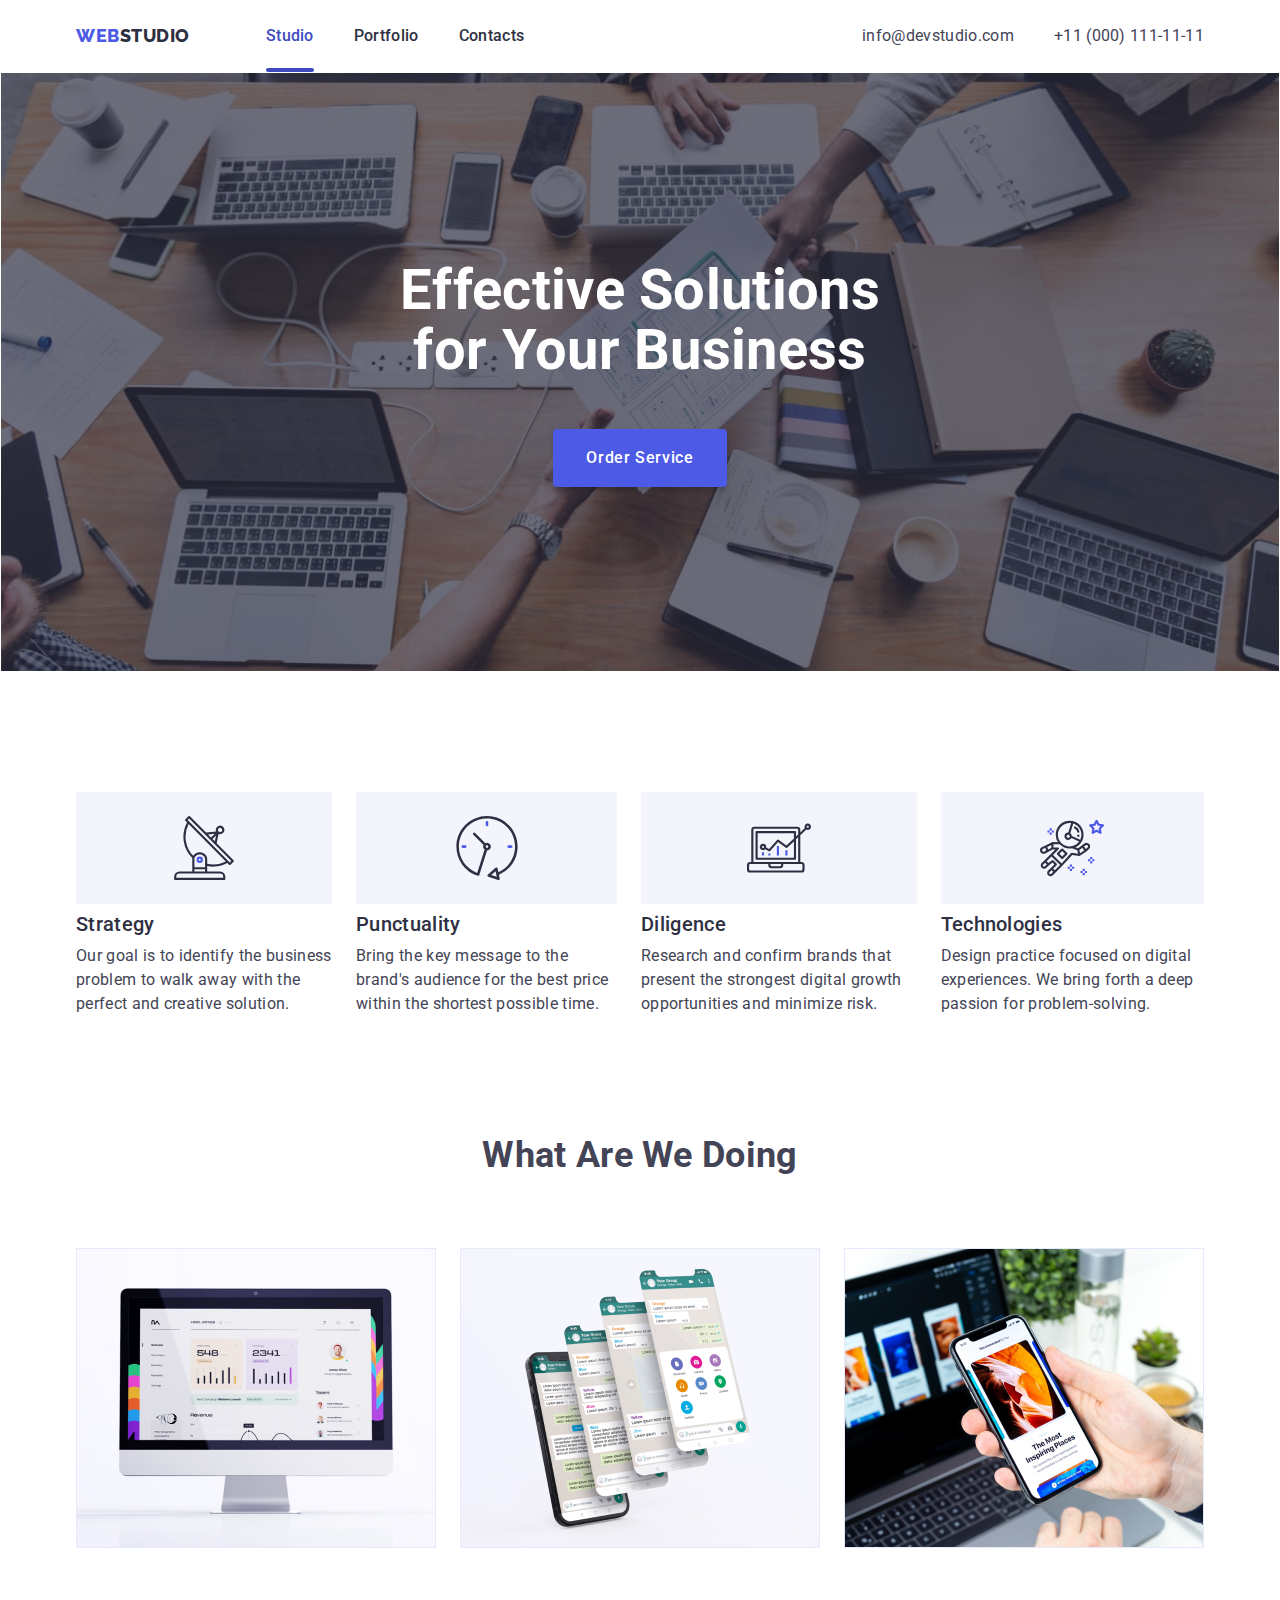
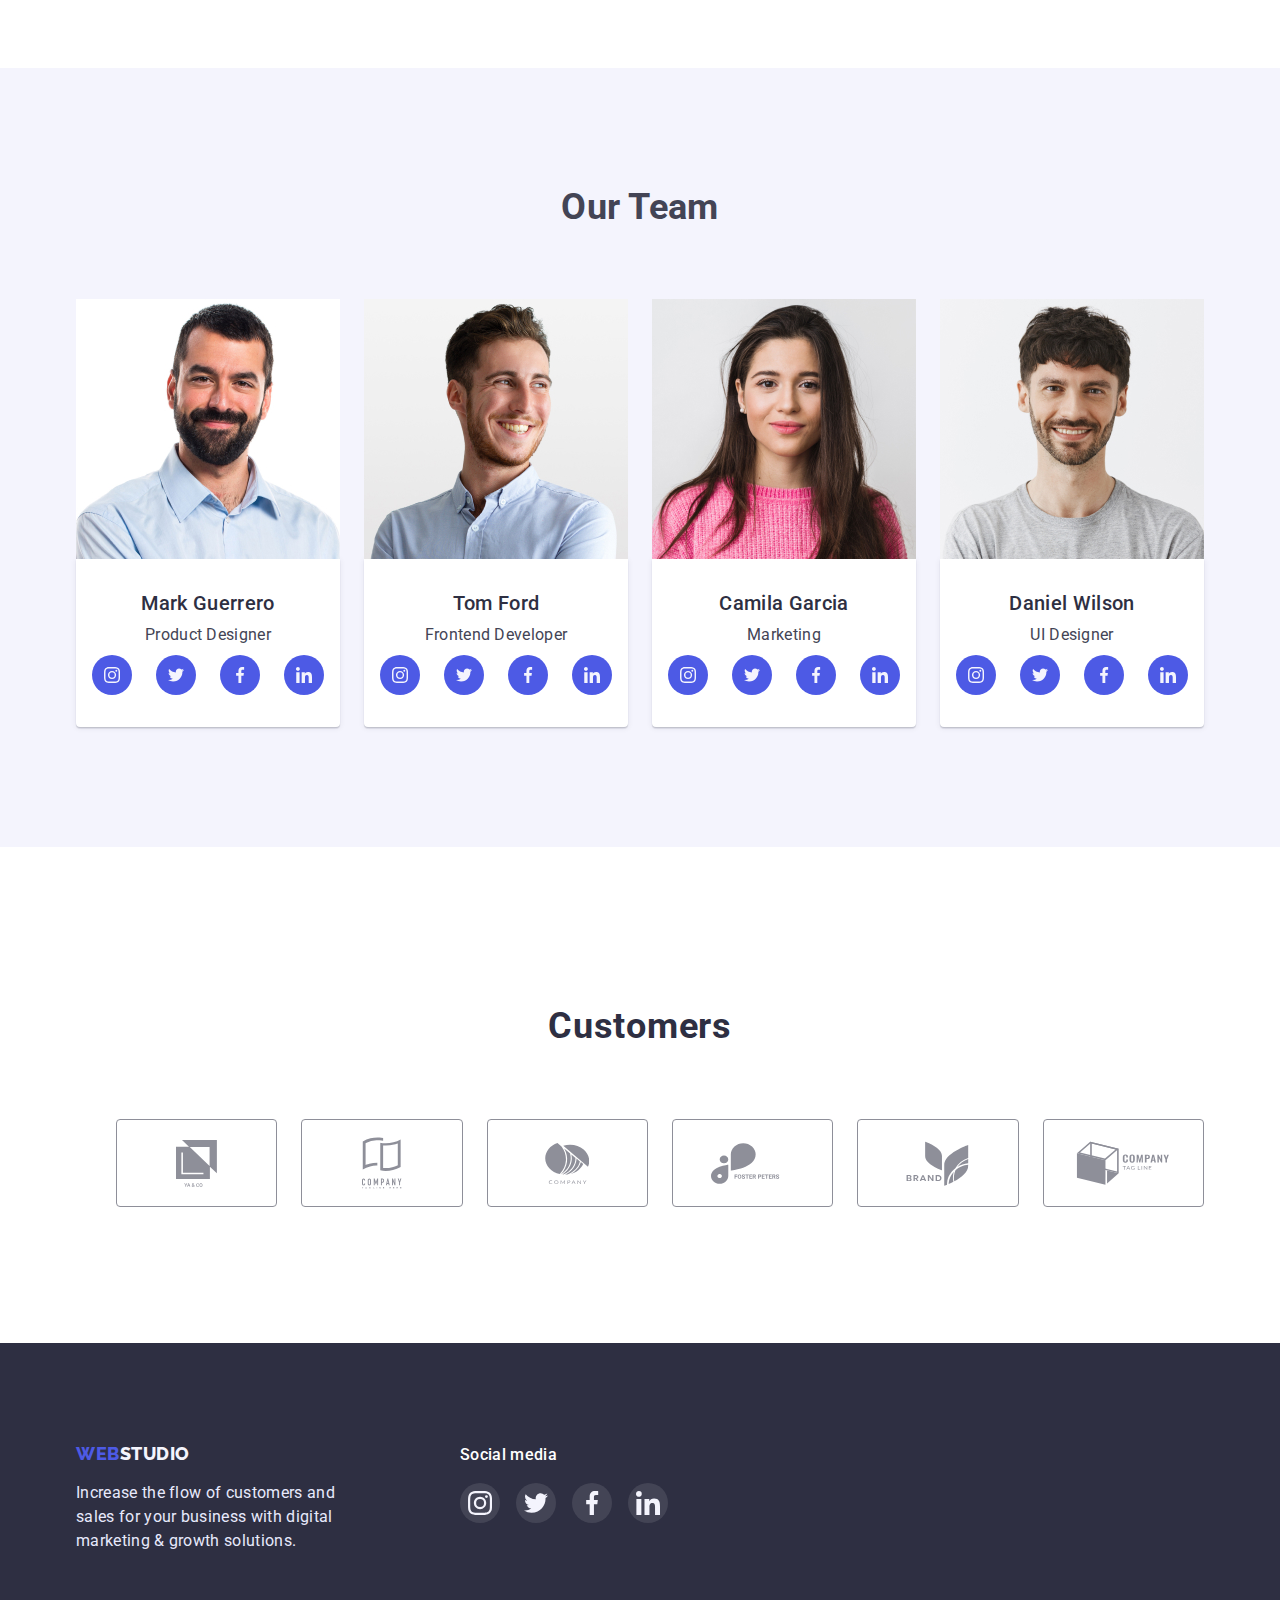
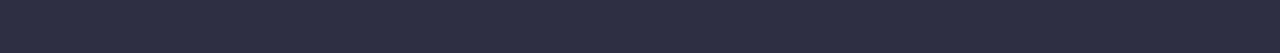
<file: index.html>
<!DOCTYPE html>
<html lang="en">
<head>
    <meta charset="UTF-8">
    <meta http-equiv="X-UA-Compatible" content="IE=edge">
    <meta name="viewport" content="width=device-width, initial-scale=1.0">
    <title>Document</title>
    <link rel="preconnect" href="https://fonts.googleapis.com">
    <link rel="preconnect" href="https://fonts.gstatic.com" crossorigin>
    <link href="https://fonts.googleapis.com/css2?family=Raleway:wght@800&family=Roboto:wght@400;500;700&display=swap" rel="stylesheet">
    <link rel="stylesheet" href="https://cdnjs.cloudflare.com/ajax/libs/modern-normalize/1.1.0/modern-normalize.min.css">
    <link rel="stylesheet" href="./css/style.css">
</head>
<body class="page">
    <header>
        <div class="container main-nav">
        <nav class="main-nav">
        <a href="./index.html" class="header-link"><span class="header-logo">Web</span>Studio</a>
        <ul class="site-nav-list">
        <li class="site-nav item"><a class="link current" href="./index.html">Studio</a>
        </li>
        <li class="site-nav item"><a class="link" href="./portfolio.html">Portfolio</a>
        </li>
        <li class="site-nav item"><a class="link" href="">Contacts</a>
        </li>
    </ul>
</nav>
<address>
<ul class="address-nav">
    <li class="address-nav item">
        <a class="address-link" href="mailto:info@devstudio.com">info@devstudio.com</a>
    </li>
    <li class="address-nav item">
        <a class="address-link" href="tel:+110001111111">+11 (000) 111-11-11</a>
    </li>
</ul>
</address>
</div>
    </header>
    <main>
     <section class="hero">
        <div class="container">
            <div class="header-content">
        <h1 class="hero-title">Effective Solutions for Your Business </h1>
        <button type="button" class="button" data-modal-open>Order Service</button>
    </div>
</div>
    </section>
<!--Section 1-->
    <section class="section">
        <div class="container">
        <h2 class="visually-hiden">Section 1</h2>
    <ul class="section-one-list">
        <li class="section-one-li strategy">
            <div class="section-one-icon">
                <svg class="section-one-svg">
                    <use href="./images/all-icon.svg#icon-antenna"></use>
                </svg>
            </div>
        <h3 class="section-title">Strategy</h3>
        <p class="section-one-text">Our goal is to identify the business problem to walk away with the perfect and creative solution.</p>
        </li>
        <li class="section-one-li punctuality">
            <div class="section-one-icon">
                <svg class="section-one-svg">
                    <use href="./images/all-icon.svg#icon-clock"></use>
                </svg>
            </div>
        <h3 class="section-title">Punctuality</h3>
        <p class="section-one-text">Bring the key message to the brand's audience for the best price within the shortest possible time.</p>
        </li>
        <li class="section-one-li diligence">
            <div class="section-one-icon">
                <svg class="section-one-svg">
                    <use href="./images/all-icon.svg#icon-diagram"></use>
                </svg>
            </div>
        <h3 class="section-title">Diligence</h3>
        <p class="section-one-text">Research and confirm brands that present the strongest digital growth opportunities and minimize risk.</p>
        </li>
        <li class="section-one-li technologies">
            <div class="section-one-icon">
                <svg class="section-one-svg">
                    <use href="./images/all-icon.svg#icon-astronaut"></use>
                </svg>
            </div>
        <h3 class="section-title">Technologies</h3>
        <p class="section-one-text">Design practice focused on digital experiences. We bring forth a deep passion for problem-solving.</p>
        </li>
    </ul>
</div>
    </section>
    <!--Section 2-->
    <section class="doing">
        <div class="container">
        <h2 class="section-two-title">What are we doing</h2>
    <ul class="doing-list">
        <li><img src="./images/images1.jpg" alt="Computer" width="360"></li>
        <li><img src="./images/images2.jpg" alt="Phone" width="360"></li>
        <li class="last-picture"><img src="./images/images3.jpg" alt="Computer and Phone" width="360"></li>
    </ul>
</div>
    </section>
    <!--Team-->
    <section class="team">
        <div class="container">
    <h2 class="section-three-title">Our Team</h2>
    <ul class="team-list">
    <li class="all-team">
        <img src="./images/person1.jpg" alt="Designer" width="264"> 
        <div class="team-card">
        <h3 class="team-name">Mark Guerrero</h3>
        <p class="team-work">Product Designer</p>
        <ul class="social-team">
            <li class="social-team-li">
                <a class="social-link-team" aria-label="Instagram" href="">
                    <svg width="16px" height="16px" >
                        <use href="./images/all-icon.svg#icon-instagram"></use>
                    </svg>
                </a>
            </li>
            <li class="social-team-li">
                <a class="social-link-team" aria-label="Twitter" href="">
                    <svg width="16px" height="16px" >
                        <use href="./images/all-icon.svg#icon-twitter"></use>
                    </svg>
                </a>
            </li>
            <li class="social-team-li">
                <a class="social-link-team" aria-label="Facebook" href="">
                    <svg width="16px" height="16px" >
                        <use href="./images/all-icon.svg#icon-facebook"></use>
                    </svg>
                </a>
            </li>
            <li class="social-team-li">
                <a class="social-link-team" aria-label="Linkedin" href="">
                    <svg width="16px" height="16px" >
                        <use href="./images/all-icon.svg#icon-linkedin"></use>
                    </svg>
                </a>
            </li>
        </ul>
    </div>
    </li>
    <li class="all-team">
        <img src="./images/person2.jpg" alt="Developer" width="264">
        <div class="team-card">
        <h3 class="team-name">Tom Ford</h3>
        <p class="team-work">Frontend Developer</p>
        <ul class="social-team">
            <li class="social-team-li">
                <a class="social-link-team" aria-label="Instagram" href="">
                    <svg width="16px" height="16px" >
                        <use href="./images/all-icon.svg#icon-instagram"></use>
                    </svg>
                </a>
            </li>
            <li class="social-team-li">
                <a class="social-link-team" aria-label="Twitter" href="">
                    <svg width="16px" height="16px" >
                        <use href="./images/all-icon.svg#icon-twitter"></use>
                    </svg>
                </a>
            </li>
            <li class="social-team-li">
                <a class="social-link-team" aria-label="Facebook" href="">
                    <svg width="16px" height="16px" >
                        <use href="./images/all-icon.svg#icon-facebook"></use>
                    </svg>
                </a>
            </li>
            <li class="social-team-li">
                <a class="social-link-team" aria-label="Linkedin" href="">
                    <svg width="16px" height="16px" >
                        <use href="./images/all-icon.svg#icon-linkedin"></use>
                    </svg>
                </a>
            </li>
        </ul>
    </div>
    </li>
    <li class="all-team">
        <img src="./images/person3.jpg" alt="Marketing" width="264">
        <div class="team-card">
        <h3 class="team-name">Camila Garcia</h3>
        <p class="team-work">Marketing</p>
        <ul class="social-team">
            <li class="social-team-li">
                <a class="social-link-team" aria-label="Instagram" href="">
                    <svg width="16px" height="16px" >
                        <use href="./images/all-icon.svg#icon-instagram"></use>
                    </svg>
                </a>
            </li>
            <li class="social-team-li">
                <a class="social-link-team" aria-label="Twitter" href="">
                    <svg width="16px" height="16px" >
                        <use href="./images/all-icon.svg#icon-twitter"></use>
                    </svg>
                </a>
            </li>
            <li class="social-team-li">
                <a class="social-link-team" aria-label="Facebook" href="">
                    <svg width="16px" height="16px" >
                        <use href="./images/all-icon.svg#icon-facebook"></use>
                    </svg>
                </a>
            </li>
            <li class="social-team-li">
                <a class="social-link-team" aria-label="Linkedin" href="">
                    <svg width="16px" height="16px" >
                        <use href="./images/all-icon.svg#icon-linkedin"></use>
                    </svg>
                </a>
            </li>
        </ul>
    </div>
    </li>
    <li class="all-team last-picture">
        <img src="./images/person4.jpg" alt="UI-designer" width="264">
        <div class="team-card">
        <h3 class="team-name">Daniel Wilson</h3>
        <p class="team-work">UI Designer</p>
        <ul class="social-team">
            <li class="social-team-li">
                <a class="social-link-team" aria-label="Instagram" href="">
                    <svg width="16px" height="16px" >
                        <use href="./images/all-icon.svg#icon-instagram"></use>
                    </svg>
                </a>
            </li>
            <li class="social-team-li">
                <a class="social-link-team" aria-label="Twitter" href="">
                    <svg width="16px" height="16px" >
                        <use href="./images/all-icon.svg#icon-twitter"></use>
                    </svg>
                </a>
            </li>
            <li class="social-team-li">
                <a class="social-link-team" aria-label="Facebook" href="">
                    <svg width="16px" height="16px" >
                        <use href="./images/all-icon.svg#icon-facebook"></use>
                    </svg>
                </a>
            </li>
            <li class="social-team-li">
                <a class="social-link-team" aria-label="Linkedin" href="">
                    <svg width="16px" height="16px" >
                        <use href="./images/all-icon.svg#icon-linkedin"></use>
                    </svg>
                </a>
            </li>
        </ul>
    </div>
    </li>
</ul>
</div>
</section>
<!--Customers-->
<section class="customers">
<div class="container">
    <h2 class="customers-text">Customers</h2>
    <ul class="customers-list">
        <li class="company-li">
            <a class="customers-link" href="">
                <svg class="company-icon" width="41" height="47"> 
                    <use href="./images/all-icon.svg#icon-union"></use>
                </svg>
            </a>
        </li>
        <li class="company-li">
            <a class="customers-link" href="">
                <svg class="company-icon" width="40" height="52"> 
                    <use href="./images/all-icon.svg#icon-union-2"></use>
                </svg>
            </a>
        </li>
        <li class="company-li">
            <a class="customers-link" href="">
                <svg class="company-icon" width="44" height="41"> 
                    <use href="./images/all-icon.svg#icon-union-3"></use>
                </svg>
            </a>
        </li>
        <li class="company-li">
            <a class="customers-link" href="">
                <svg class="company-icon" width="84" height="41"> 
                    <use href="./images/all-icon.svg#icon-union-4"></use>
                </svg>
            </a>
        </li>
        <li class="company-li">
            <a class="customers-link" href="">
                <svg class="company-icon" width="63" height="45"> 
                    <use href="./images/all-icon.svg#icon-union-5"></use>
                </svg>
            </a>
        </li>
        <li class="company-li">
            <a class="customers-link" href="">
                <svg class="company-icon" width="94" height="44"> 
                    <use href="./images/all-icon.svg#icon-union-6"></use>
                </svg>
            </a>
        </li>
    </ul>
</div>
</section>
</main>
<!--Footer-->
<footer class="footer">
    <div class="foot-container container">
        <div class="logo-foot">
<a href="./index.html" class="footer-link"><span class="footer-logo">Web</span>Studio</a>
<p class="footer-text">Increase the flow of customers and sales for your business with digital marketing & growth solutions.</p>
</div>
<div class="foot-social">
<b class="social-text">Social media</b>
<ul class="social-foot">
    <li class="social-list-foot">
        <a class="social-link-foot" aria-label="Instagram" href="">
        <svg width="24px" height="24px" class="social-link-icon-foot">
            <use href="./images/all-icon.svg#icon-instagram"></use>
        </svg> 
    </a></li>
    <li class="social-list-foot">
        <a class="social-link-foot" aria-label="Twitter" href="">
        <svg width="24px" height="24px" class="social-link-icon-foot">
            <use href="./images/all-icon.svg#icon-twitter"></use>
        </svg> 
    </a></li>
    <li class="social-list-foot">
        <a class="social-link-foot" aria-label="Facebook" href="">
        <svg width="24px" height="24px" class="social-link-icon-foot">
            <use href="./images/all-icon.svg#icon-facebook"></use>
        </svg> 
    </a></li>
    <li class="social-list-foot">
        <a class="social-link-foot" aria-label="Linkedin" href="">
        <svg width="24px" height="24px" class="social-link-icon-foot">
            <use href="./images/all-icon.svg#icon-linkedin"></use>
        </svg> 
    </a></li>
</ul>
</div>
</div>
</footer>
<!-- Modal Window -->
<div class="backdrop is-hidden" data-modal>
    <div class="modal">
        <button class="button-modal" type="button" data-modal-close>
            <svg class="modal-icon" width="8px" height="8px">
                <use href="./images/all-icon.svg#icon-close"></use>
            </svg>
        </button>
    </div>
</div>
<script src="./js/modal.js"></script>
</body>
</html>
</file>
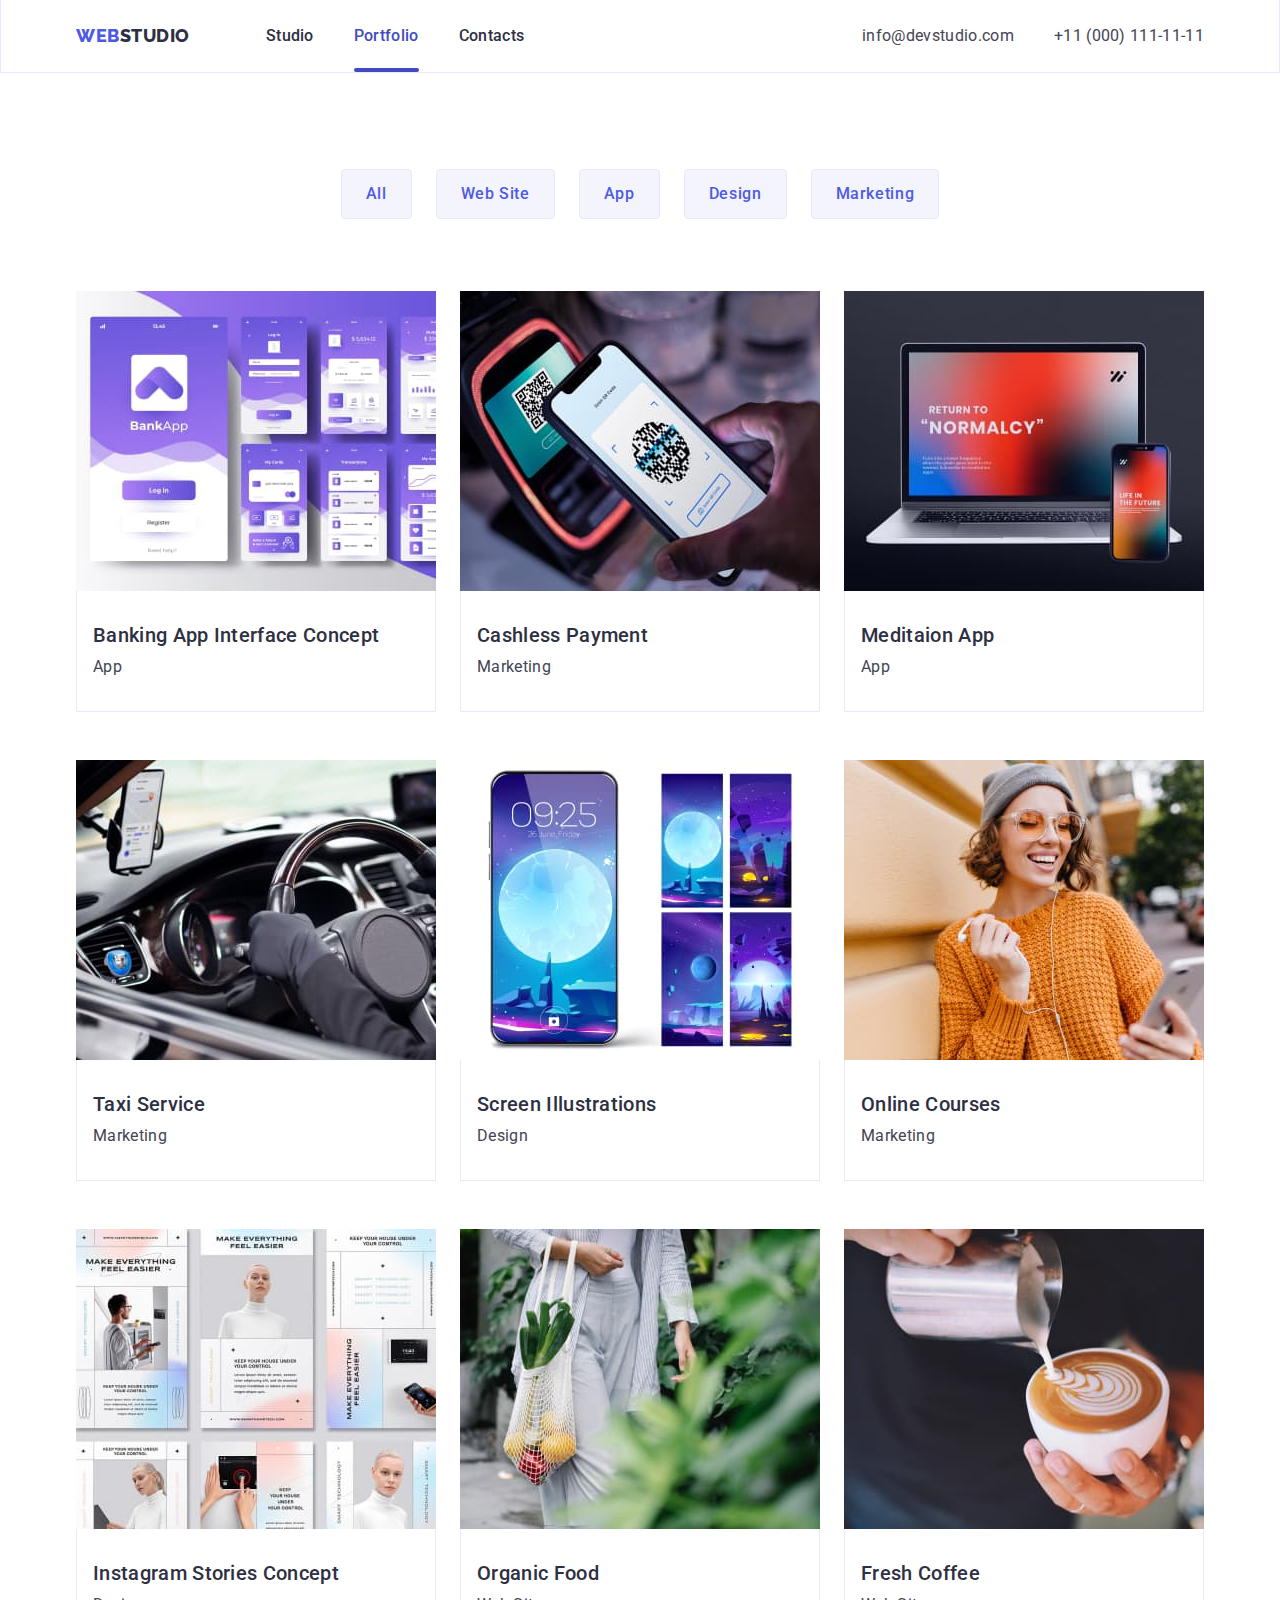
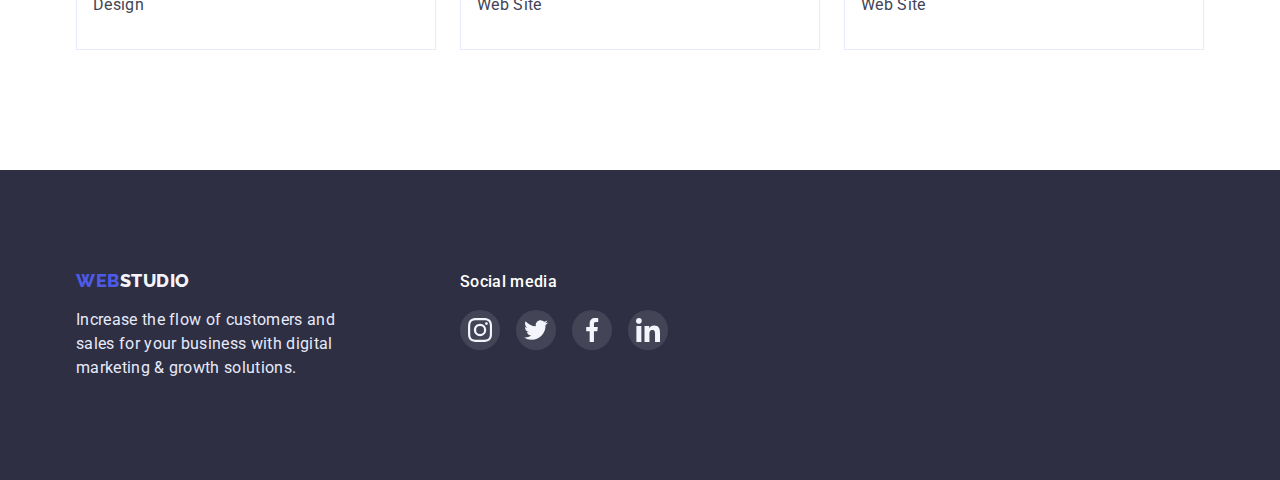
<file: portfolio.html>
<!DOCTYPE html>
<html lang="en">
<head>
    <meta charset="UTF-8">
    <meta http-equiv="X-UA-Compatible" content="IE=edge">
    <meta name="viewport" content="width=device-width, initial-scale=1.0">
    <title>Document</title>
    <link rel="preconnect" href="https://fonts.googleapis.com">
    <link rel="preconnect" href="https://fonts.gstatic.com" crossorigin>
    <link href="https://fonts.googleapis.com/css2?family=Raleway:wght@800&family=Roboto:wght@400;500;700&display=swap" rel="stylesheet">
    <link rel="stylesheet" href="https://cdnjs.cloudflare.com/ajax/libs/modern-normalize/1.1.0/modern-normalize.min.css">
    <link rel="stylesheet" href="./css/style.css">
</head>
<body class="page">
    <header class="header">
        <div class="container main-nav">
        <nav class="main-nav">
        <a href="./index.html" class="header-link"><span class="header-logo">Web</span>Studio</a>
        <ul class="site-nav-list">
        <li class="site-nav item"><a class="link" href="./index.html">Studio</a>
        </li>
        <li class="site-nav item"><a class="link current active" href="./portfolio.html">Portfolio</a>
        </li>
        <li class="site-nav item"><a class="link" href="">Contacts</a>
        </li>
    </ul>
</nav>
<address>
<ul class="address-nav">
    <li class="address-nav item">
        <a class="address-link" href="mailto:info@devstudio.com">info@devstudio.com</a>
    </li>
    <li class="address-nav item">
        <a class="address-link" href="tel:+110001111111">+11 (000) 111-11-11</a>
    </li>
</ul>
</address>
</div>
    </header>
    <main>
        <section class="portfolio-section">
            <div class="container">
            <h1 class="visually-hiden">All lists</h1>
            <ul class="filtr-btn">
                <li class="list-button"><button class="button-portfolio" type="button">All</button></li>
                <li class="list-button"><button class="button-portfolio" type="button">Web Site</button></li>
                <li class="list-button"><button class="button-portfolio" type="button">App</button></li>
                <li class="list-button"><button class="button-portfolio" type="button">Design</button></li>
                <li class="list-button"><button class="button-portfolio" type="button">Marketing</button></li>
            </ul>
            <ul class="portfolio-list">
                <li class="flex-element">
                    <a class="card-portfolio-link" href="">
                        <div class="portfolio-window">
                    <img src="./images/portfolio1.jpg" alt="Bank App" width="360">
                <div class="absolute-text">
                    <p class="portfolio-window-text">14 Stylish and User-Friendly App Design Concepts · Task Manager App · Calorie Tracker App · Exotic Fruit Ecommerce App · Cloud Storage App</p>
                </div>
            </div>
                    <div class="text-portfolio-img">
                    <h2 class="general-text">Banking App Interface Concept</h2>
                    <p class="second-portfolio-text">App</p>
                </div>
            </a>
                </li>
                <li class="flex-element">
                    <a class="card-portfolio-link" href="">
                        <div class="portfolio-window">
                    <img src="./images/portfolio2.jpg" alt="Qr code" width="360">
                    <div class="absolute-text">
                    <p class="portfolio-window-text">14 Stylish and User-Friendly App Design Concepts · Task Manager App · Calorie Tracker App · Exotic Fruit Ecommerce App · Cloud Storage App</p>
                </div>
            </div>
                    <div class="text-portfolio-img">
                    <h2 class="general-text">Cashless Payment</h2>
                    <p class="second-portfolio-text">Marketing</p>
                </div>
            </a>
                </li>
                <li class="flex-element">
                    <a class="card-portfolio-link" href="">
                        <div class="portfolio-window">
                    <img src="./images/portfolio3.jpg" alt="Normalcy" width="360">
                    <div class="absolute-text">
                    <p class="portfolio-window-text">14 Stylish and User-Friendly App Design Concepts · Task Manager App · Calorie Tracker App · Exotic Fruit Ecommerce App · Cloud Storage App</p>
                </div>
            </div>
                    <div class="text-portfolio-img">
                    <h2 class="general-text">Meditaion App</h2>
                    <p class="second-portfolio-text">App</p>
                </div>
            </a>
                </li>
                <li class="flex-element">
                    <a class="card-portfolio-link" href="">
                        <div class="portfolio-window">
                    <img src="./images/portfolio4.jpg" alt="Driver" width="360">
                    <div class="absolute-text">
                    <p class="portfolio-window-text">14 Stylish and User-Friendly App Design Concepts · Task Manager App · Calorie Tracker App · Exotic Fruit Ecommerce App · Cloud Storage App</p>
                </div>
            </div>
                    <div class="text-portfolio-img">
                    <h2 class="general-text">Taxi Service</h2>
                    <p class="second-portfolio-text">Marketing</p>
                </div>
            </a>
                </li>
                <li class="flex-element">
                    <a class="card-portfolio-link" href="">
                        <div class="portfolio-window">
                    <img src="./images/portfolio5.jpg" alt="Wallaper" width="360">
                    <div class="absolute-text">
                    <p class="portfolio-window-text">14 Stylish and User-Friendly App Design Concepts · Task Manager App · Calorie Tracker App · Exotic Fruit Ecommerce App · Cloud Storage App</p>
                </div>
            </div>
                    <div class="text-portfolio-img">
                    <h2 class="general-text">Screen Illustrations</h2>
                    <p class="second-portfolio-text">Design</p>
                </div>
            </a>
                </li>
                <li class="flex-element">
                    <a class="card-portfolio-link" href="">
                        <div class="portfolio-window">
                    <img src="./images/portfolio6.jpg" alt="Girl selfi" width="360">
                    <div class="absolute-text">
                    <p class="portfolio-window-text">14 Stylish and User-Friendly App Design Concepts · Task Manager App · Calorie Tracker App · Exotic Fruit Ecommerce App · Cloud Storage App</p>
                </div>
            </div>
                    <div class="text-portfolio-img">
                    <h2 class="general-text">Online Courses</h2>
                    <p class="second-portfolio-text">Marketing</p>
                </div>
            </a>
                </li>
                <li class="flex-element"> 
                    <a class="card-portfolio-link" href="">
                        <div class="portfolio-window">
                    <img src="./images/portfolio7.jpg" alt="Instagram stories" width="360">
                    <div class="absolute-text">
                    <p class="portfolio-window-text">14 Stylish and User-Friendly App Design Concepts · Task Manager App · Calorie Tracker App · Exotic Fruit Ecommerce App · Cloud Storage App</p>
                </div>
            </div>
                    <div class="text-portfolio-img">
                    <h2 class="general-text">Instagram Stories Concept</h2>
                    <p class="second-portfolio-text name">Design</p>
                </div>
            </a>
                </li>
                <li class="flex-element">
                    <a class="card-portfolio-link" href="">
                        <div class="portfolio-window">
                    <img src="./images/portfolio8.jpg" alt="Organic Food" width="360">
                    <div class="absolute-text">
                    <p class="portfolio-window-text">14 Stylish and User-Friendly App Design Concepts · Task Manager App · Calorie Tracker App · Exotic Fruit Ecommerce App · Cloud Storage App</p>
                </div>
            </div>
                    <div class="text-portfolio-img">
                    <h2 class="general-text">Organic Food</h2>
                    <p class="second-portfolio-text name">Web Site</p>
                </div>
            </a>
                </li>
                <li class="flex-element">
                    <a class="card-portfolio-link" href="">
                        <div class="portfolio-window">
                    <img src="./images/portfolio9.jpg" alt="Latte art" width="360">
                    <div class="absolute-text">
                    <p class="portfolio-window-text">14 Stylish and User-Friendly App Design Concepts · Task Manager App · Calorie Tracker App · Exotic Fruit Ecommerce App · Cloud Storage App</p>
                </div>
            </div>
                    <div class="text-portfolio-img">
                    <h2 class="general-text">Fresh Coffee</h2>
                    <p class="second-portfolio-text name">Web Site</p>
                </div>
            </a>
                </li>
            </ul>
        </div>
        </section>
    </main>
<!--Footer-->
<footer class="footer">
    <div class="foot-container container">
        <div class="logo-foot">
<a href="./index.html" class="footer-link"><span class="footer-logo">Web</span>Studio</a>
<p class="footer-text">Increase the flow of customers and sales for your business with digital marketing & growth solutions.</p>
</div>
<div class="foot-social">
<b class="social-text">Social media</b>
<ul class="social-foot">
    <li class="social-list-foot">
        <a class="social-link-foot" aria-label="Instagram" href="">
        <svg width="24px" height="24px" class="social-link-icon-foot">
            <use href="./images/all-icon.svg#icon-instagram"></use>
        </svg> 
    </a></li>
    <li class="social-list-foot">
        <a class="social-link-foot" aria-label="Twitter" href="">
        <svg width="24px" height="24px" class="social-link-icon-foot">
            <use href="./images/all-icon.svg#icon-twitter"></use>
        </svg> 
    </a></li>
    <li class="social-list-foot">
        <a class="social-link-foot" aria-label="Facebook" href="">
        <svg width="24px" height="24px" class="social-link-icon-foot">
            <use href="./images/all-icon.svg#icon-facebook"></use>
        </svg> 
    </a></li>
    <li class="social-list-foot">
        <a class="social-link-foot" aria-label="Linkedin" href="">
        <svg width="24px" height="24px" class="social-link-icon-foot">
            <use href="./images/all-icon.svg#icon-linkedin"></use>
        </svg> 
    </a></li>
</ul>
</div>
</div>
</footer>
</body>
</html>
</file>
<file: css/style.css>
:root {
    --main-text-color: #2E2F42;
    --second-text-color: #434455;
    --main-bg-color: #ffffff;
    --second-bg-color: #F4F4FD;
    --hero-bg-color:#2E2F42;
    --btn-bg-color: #F4F4FD;
    --btn-bg-color-active: #404BBF;
    --btn-text-color: #4D5AE5;
    --btn-text-color-active: #FFFFFF;
    --success: #31D0AA;
    --subtle-text: #8E8F99;
    --accent: #E7E9FC;
    --modal-window: #FCFCFC;
}
.page {
    background-color: var(--main-bg-color);
    color: var(--second-text-color);
    font-family: Roboto, sans-serif;
    letter-spacing: 0.02em;
}
.header {
    border: 1px solid var(--accent);
    border-top: none;
 }
.main-nav {
    display: flex;
    align-items: center;
}
.container {
    width: 1158px;
    margin-left: auto;
    margin-right: auto;
    padding-left: 15px;
    padding-right: 15px;
}
.container .main-nav {
    display: flex;
    align-items: center;
}
ul {
    list-style: none;
}
.header-link {
    color: var(--main-text-color);
    font-family: Raleway, cursive;
    letter-spacing: 0.03em;
    font-weight: 800; 
    font-size: 18px;
    line-height: 1.3;
    text-transform: uppercase;
    text-decoration: none;
}
.header-link .header-logo :hover, 
.header-link .header-logo :focus {
    color: var(--btn-bg-color-active);
}
.header-logo {
    color: var(--btn-text-color);
}
.site-nav .link {
display: block;
padding-top: 24px;
padding-bottom: 24px;

color: var(--main-text-color);
font-weight: 500;
font-size: 16px;
line-height: 1.5;
text-decoration: none;

transition-property: color;
transition-duration: 250ms;
transition-timing-function: cubic-bezier(0.4, 0, 0.2, 1);
}
.site-nav-list {
    padding: 0;
    margin: 0;
    gap: 40px;
    display: flex;
    margin-left: 76px;
}
.site-nav.item {
    position: relative;
}
.site-nav :hover, 
.site-nav :focus {
    color: var(--btn-bg-color-active);
}
.site-nav .link.current{
    color: var(--btn-bg-color-active);
}
.site-nav .link.current::before {
    content: '';
    position: absolute;
    display: flex;
    justify-content: center;
    align-items: center;
    width: 100%;
    height: 4px;
    background-color: var(--btn-bg-color-active);
border-radius: 2px;
bottom: 0;
}
.link::after {
    content: "";
    display: inline-block;
    position: absolute;
    width: 100%;
    height: 4px;
    left: 0;
    bottom: 0;
    background-color: var(--btn-bg-color-active) ;
    opacity: 0;
    transition: opacity 250ms cubic-bezier(0.4, 0, 0.2, 1);
}
.link:hover::after,
.link:focus::after {
    opacity: 1;
}
.address-nav .address-link {
    color: var(--second-text-color);
font-style: normal;
font-size: 16px;
line-height: 1.5;
text-decoration: none;
}
address {
    margin-left: auto;
}
.address-nav {
    display: flex;
    padding: 0;
    margin-left: auto;
    margin: 0;
}
.address-nav .item + .item{
    margin-left: 40px;
}
.address-nav :hover, 
.address-nav :focus {
    color: var(--btn-bg-color-active);
}
.address-link {
    text-decoration: none;

    transition-property: color;
transition-duration: 250ms;
transition-timing-function: cubic-bezier(0.4, 0, 0.2, 1);
}
.hero {
    background-color: var(--hero-bg-color);
    text-align: center;
    padding: 188px 0;
    margin-left: auto;
    margin-right: auto;
    max-width: 1440px;
    height: 600px;
    border: 1px solid var(--btn-text-color-active);
    background-image: linear-gradient(rgba(46,47,66,0.7), 
    rgba(46,47,66,0.7)
    ),
    url("../images/hero.jpg");
    background-repeat: no-repeat;
    background-position: center;
    background-size: cover;
}
.header-content {
    width: 496px;
    margin-left: auto;
    margin-right: auto;
}
.hero-title {
    margin-top: 0;
    margin-bottom: 48px;
    color:  #FFFFFF;
font-weight: 700;
font-size: 56px;
line-height: 1.07;
text-align: center;
}
.backdrop {
    position: fixed;
    top: 0;
    left: 0;
    width: 100%;
    height: 100%;
    background-color: rgba(46, 47, 66, 0.4);;
    
    opacity: 1;
    transition: opacity 250ms cubic-bezier(0.4, 0, 0.2, 1),
    background-color 250ms cubic-bezier(0.4, 0, 0.2, 1);

}
.backdrop.is-hidden {
    opacity: 0;
    pointer-events: none;
    visibility: hidden;
}
.backdrop.is-hidden .modal {
    transform: translate(-50%, -50%) scale(0.9);
}
.modal {
    position: absolute;
    top: 50%;
    left: 50%;
    transform: translate(-50%, -50%) scale(1);
    width: 408px;
    min-height: 576px;
    background-color: var(--modal-window);
    border-radius: 4px;
    box-shadow: 0px 1px 1px rgba(0, 0, 0, 0.14), 0px 1px 3px rgba(0, 0, 0, 0.12), 0px 2px 1px rgba(0, 0, 0, 0.2);
    transition: transform 250ms cubic-bezier(0.4, 0, 0.2, 1),
    box-shadow 250ms cubic-bezier(0.4, 0, 0.2, 1),
    background-color 250ms cubic-bezier(0.4, 0, 0.2, 1);
}
.button-modal {
    position: absolute;
    display: flex;
    align-items: center;
    justify-content: center;
    padding: 0;
    top: 24px;
    right: 24px;
    cursor: pointer;
    color: #000000;
    border-radius: 50%;
    width: 24px;
    height: 24px;
    background: #E7E9FC;
    border: 1px solid #d9d9d9;
}

.button {
    border-radius: 4px;
    padding: 16px 32px;
    min-width: 169px;
    border: 1px solid transparent;
    color: #FFFFFF;
    background-color: var(--btn-text-color);
    box-shadow: 0px 4px 4px rgba(0, 0, 0, 0.15);
    letter-spacing: 0.04em;
    font-family: Roboto;
font-weight: 500;
font-size: 16px;
line-height: 1.5;
cursor: pointer;

transition-property: background-color, box-shadow, color, border;
transition-duration: 250ms;
transition-timing-function: cubic-bezier(0.4, 0, 0.2, 1);
}
.button:hover,
.button:focus {
    background-color: var(--btn-bg-color-active);
}
.section {
    padding-top: 120px;
    padding-bottom: 120px;
}
.visually-hiden {
    position: absolute;
    white-space: nowrap;
    width: 1px;
    height: 1px;
    overflow: hidden;
    border: 0;
    padding: 0;
    clip: rect(0 0 0 0);
    clip-path: inset(50%);
    margin: -1px;
}
.section-one-list {
    display: flex;
    gap: 24px;
    margin: 0;
    padding: 0;
}
.section-one-icon {
    display: flex;
    justify-content: center;
    align-items: center;
    height: 112px;
    margin-bottom: 8px;
    background-color: var(--btn-bg-color);
}
.section-one-svg {
    width: 64px;
    height: 64px;
}
.section-title {
    margin-top: 0;
    margin-bottom: 8px;
    color: var(--main-text-color);
font-weight: 500;
font-size: 20px;
line-height: 1.2;
}
.section-one-text {
    margin-top: 0;
    margin-bottom: 0;
font-size: 16px;
line-height: 1.5;
}
.doing {
    padding-top: 0;
    padding-bottom: 120px;
} 
.doing-list {
    display: flex;
    gap: 24px;
    padding: 0;
    margin: 0;
}
.doing-list img{
    display: block;
}
.last-picture img {
    margin-right: 0;
}
.section-two-title {
    margin-top: 0;
    margin-bottom: 72px;
    font-weight: 700;
    font-size: 36px;
    line-height: 1.1;
    text-align: center;
    text-transform: capitalize;
}
.all-team img {
display: block;
max-width: 100%;
height: auto;
}
.team {
    margin-top: 0;
    margin-bottom: 0;
    padding-top: 120px;
    padding-bottom: 120px;
    background-color: var(--second-bg-color);
} 
.section-three-title {
    margin-top: 0;
    margin-bottom: 72px;
font-weight: 700;
font-size: 36px;
line-height: 1.1;
text-align: center;
}
.team-card {
    display: flex;
    flex-direction: column;
    padding-top: 32px;
    padding-bottom: 32px;
    text-align: center;
    background-color: var(--btn-text-color-active);
    border-radius: 0px 0px 4px 4px;
    box-shadow: 0px 1px 6px rgba(46, 47, 66, 0.08), 0px 1px 1px rgba(46, 47, 66, 0.16), 0px 2px 1px rgba(46, 47, 66, 0.08);
}
.team-list {
    display: flex;
    gap: 24px;
    padding: 0;
    margin: 0;
}
.team-name {
    margin-top: 0;
    margin-bottom: 8px;
    color: var(--main-text-color);
font-weight: 500;
font-size: 20px;
line-height: 1.2;
}
.team-work {
font-size: 16px;
line-height: 1.5;
margin: 0;
margin-bottom: 8px;
}
.social-team {
    display: flex;
    justify-content: center;
    padding: 0;
    margin: 0;
    gap: 24px;
}
.social-team-li {
    display: flex;
    width: 40px;
    height: 40px;
}
.social-link-team {
    display: flex;
    justify-content: center;
    align-items: center;
    border-radius: 50%;
    width: 100%;
    height: 100%;
    background-color: var(--btn-text-color);

    transition-property: background-color;
    transition-duration: 250ms;
    transition-timing-function: cubic-bezier(0.4, 0, 0.2, 1);
}
.social-link-team:hover,
.social-link-team:focus {
    background-color: var(--btn-bg-color-active);
}
.customers {
    padding-bottom: 120px;
}
.customers-text {
    padding-top: 130px;
    margin-bottom: 72px;
    font-weight: 700;
    font-size: 36px;
    line-height: 1.11;
    text-align: center;
    letter-spacing: 0.02em;
    text-transform: capitalize;
    color: var(--main-text-color);
}
.customers-list {
    display: flex;
    gap: 24px;
}
.company-li {
    display: flex;
    width: 168px;
    height: 88px;
}
.customers-link {
    display: flex;
    justify-content: center;
    align-items: center;
    height: 100%;
    width: 100%;
    color: var(--subtle-text);
    border: 1px solid rgba(142,143,153,1);
    border-radius: 4px;

    transition-property: color, border;
    transition-duration: 250ms;
    transition-timing-function: cubic-bezier(0.4, 0, 0.2, 1);
} 
.company-icon {
    fill: currentColor;
}
.customers-link:hover,
.customers-link:focus {
    border: 1px solid var(--btn-bg-color-active);
    color: var(--btn-bg-color-active);
}
.footer {
    padding-top: 100px;
    padding-bottom: 100px;
    background-color: var(--hero-bg-color);
}
.footer-link {
    display: inline-block;
    margin-bottom: 16px;
    color: #F4F4FD;
font-family: Raleway, cursive;
letter-spacing: 0.03em;
font-weight: 800;
font-size: 18px;
line-height: 1.16;
text-transform: uppercase;
text-decoration: none;
}
.footer-link .footer-logo :hover, 
.footer-link .footer-logo :focus {
    color: var(--btn-bg-color-active);
}
.footer-logo {
    color: var(--btn-text-color);
}
.footer-text {
    margin-top: 0;
    margin-bottom: 0;
    width: 264px;
    color: var(--accent);
font-size: 16px;
line-height: 1.5;
}
.foot-container {
    display: flex;
    align-items: baseline;
}
.logo-foot {
    margin-right: 120px;
}
.foot-social {
    display: flex;
    flex-direction: column;
}
.social-text {
    color: #FFFFFF;
    font-weight: 500;
    font-size: 16px;
    line-height: 24px;
    letter-spacing: 0.02em;
    margin: 0;
    margin-bottom: 16px;
}
.social-foot {
    display: flex;
    gap: 16px;
    padding: 0;
    margin: 0;
}
.social-list-foot {
    width: 40px;
    height: 40px;
}
.social-link-foot {
    display: flex;
    justify-content: center;
    align-items: center;
    border-radius: 50%;
    width: 100%;
    height: 100%;
    background-color: rgba(255, 255, 255, 0.1);

    transition-property: background-color;
    transition-duration: 250ms;
    transition-timing-function: cubic-bezier(0.4, 0, 0.2, 1);
}
.social-link-foot:hover,
.social-link-foot:focus {
    background-color: var(--success);
}
/* Portfolio */
.portfolio-section {
    padding-top: 96px;
    padding-bottom: 120px;
}
.filtr-btn {
    display: flex;
   margin: 0;
   padding: 0;
   justify-content: center;
   margin-bottom: 72px;
}
.button-portfolio:hover,
.button-portfolio:focus {
    color: var(--btn-text-color-active);
    background-color: var(--btn-bg-color-active);
    box-shadow: 0px 3px 1px rgba(0, 0, 0, 0.1), 0px 2px 1px rgba(0, 0, 0, 0.08), 0px 2px 2px rgba(0, 0, 0, 0.12);
}
.button-portfolio {
    border-radius: 4px;
padding: 12px 24px;
border: 1px solid var(--accent);
    background-color: var(--btn-bg-color);
    color: var(--btn-text-color);
font-weight: 500;
font-size: 16px;
line-height: 1.5;
letter-spacing: 0.04em;
cursor: pointer;

transition-property: background-color, color, box-shadow;
transition-duration: 250ms;
transition-timing-function: cubic-bezier(0.4, 0, 0.2, 1);
}
.list-button {
    margin-right: 24px;
}
.list-button:nth-child(5) {
    margin-right: 0;
}
.portfolio-window {
    display: flex;
    position: relative;
    overflow: hidden;
}
.absolute-text {
    position: absolute;
    top: 0;
    left: 0;
    width: 100%;
    height: 100%;
    background-color: var(--btn-text-color);
    transform: translateY(100%);
    transition: transform 250ms cubic-bezier(0.4, 0, 0.2, 1);
}
.portfolio-window-text {
    display: flex;
    justify-content: center;
    position: absolute;
    width: 100%;
    height: 100%;
    padding-top: 40px;
    padding-right: 32px;
    padding-left: 32px;
    padding-bottom: 164px;

font-size: 16px;
line-height: 24px;
letter-spacing: 0.02em;
color: var(--second-bg-color);
}
.portfolio-list {
    display: flex;
    flex-wrap: wrap;
    padding: 0;
    margin: 0;
    gap: 48px 24px;
}
.flex-element:hover .absolute-text,
.flex-element:focus .absolute-text {
    transform: translate(0);
}
.flex-element {
    width: 360px;
}
.flex-element:nth-child(3n) {
    margin-right: 0;
}
.flex-element img {
display: block;
max-width: 100%;
height: auto;
}
.card-portfolio-link {
    display: block;
    text-decoration: none;
    position: relative;
}
.card-portfolio-link:hover,
.card-portfolio-link:focus {
    border: 0.5px solid #F4F4FD;
    box-shadow: 0px 1px 6px rgba(46, 47, 66, 0.08), 0px 1px 1px rgba(46, 47, 66, 0.16), 0px 2px 1px rgba(46, 47, 66, 0.08);
}
.text-portfolio-img {
    padding: auto;
   border: 1px solid var(--accent);
   padding: 32px 16px;
   border-top: none;
}
.general-text {
    margin-top: 0;
    margin-bottom: 8px;
    color: var(--main-text-color);
font-weight: 500;
font-size: 20px;
line-height: 1.2;
}
p {
    margin-bottom: 0;
}
.second-portfolio-text {
    margin-top: 0;
    color: var(--second-text-color);
font-size: 16px;
line-height: 1.5;
}
.name {
    margin-bottom: 0;
}
</file>
